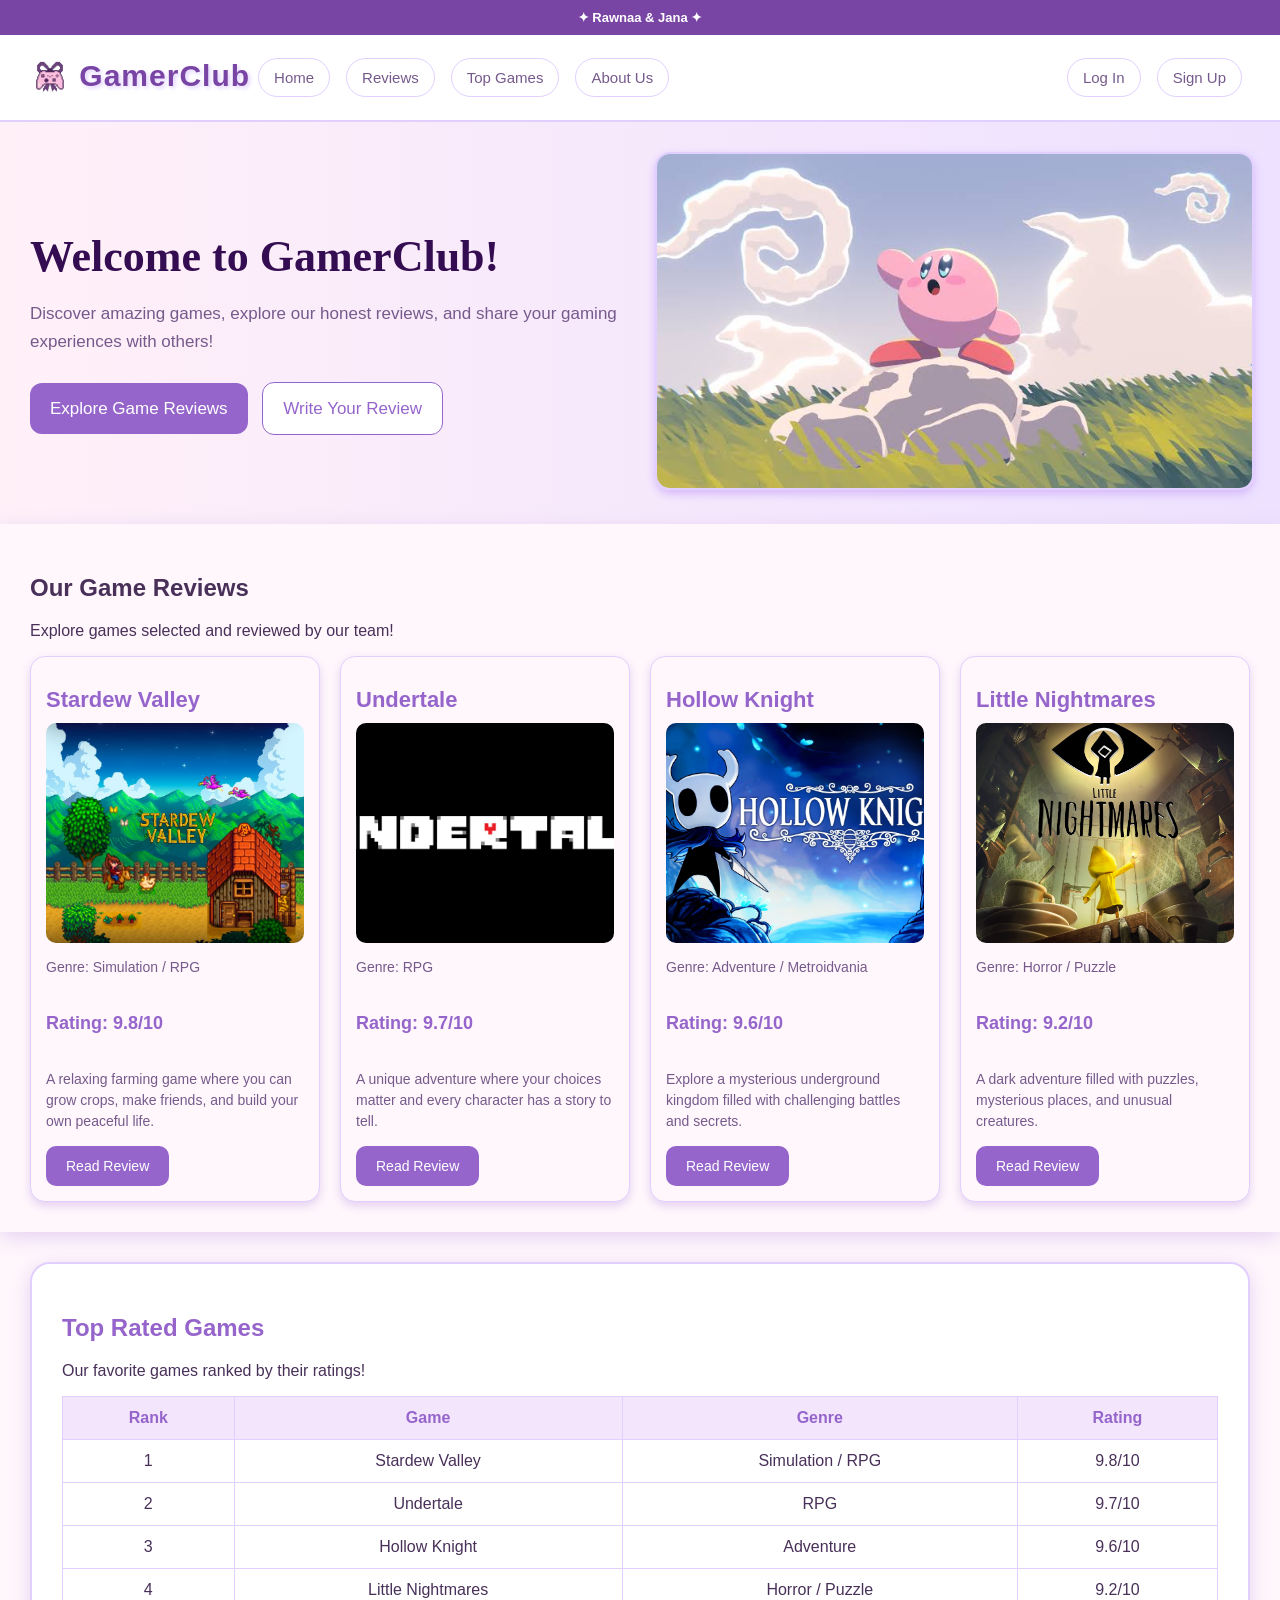
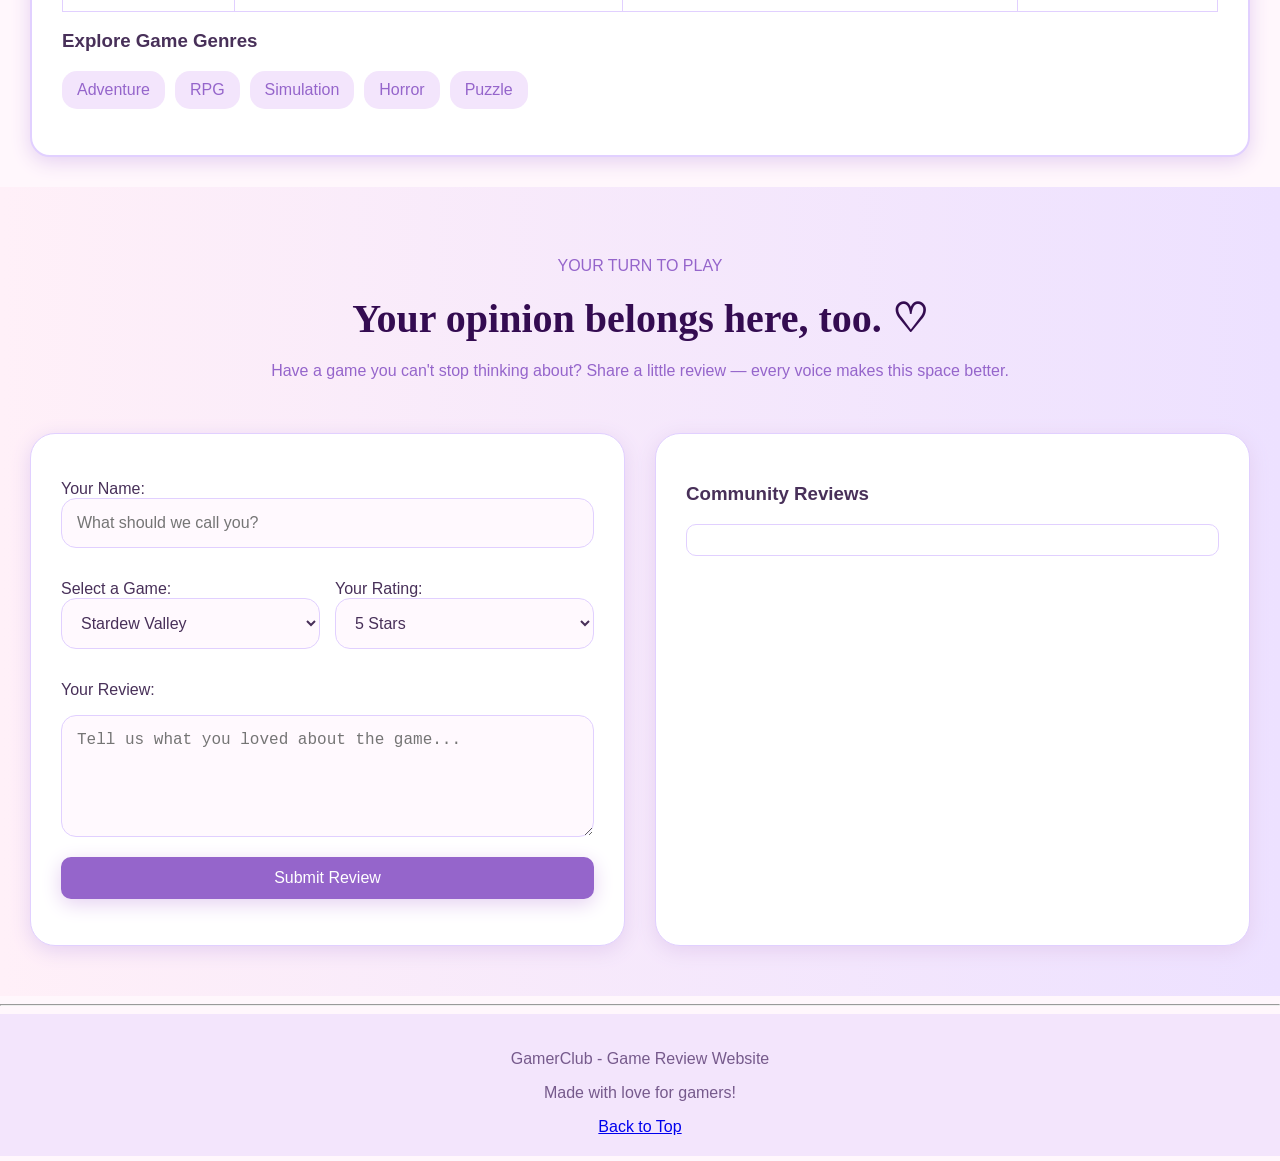
<file: index.html>
﻿
<!DOCTYPE html>
<html>
<head>
    <meta charset="utf-8">
    <title>GamerClub - Game Reviews</title>
    <link rel="stylesheet" href="style.css">

    <style>
        .welcome h2 {
            font-family: Georgia, serif;
            color: #340c51;
            font-size: 44px;
            line-height: 1.2;
            margin-bottom: 15px;
        }
    </style>
</head>

<body>

    <div class="topBar">
        ✦ Rawnaa & Jana ✦
    </div>


    <!-- Header -->
    <header id="top">

        <h1>
            <img src="images/logo.png"
                 alt="GamerClub Logo"
                 width="40"
                 height="40"
                 style="vertical-align: middle;">
            GamerClub
        </h1>

        <nav>
            <a href="index.html">Home</a>
            <a href="index.html#reviews">Reviews</a>
            <a href="index.html#topGames">Top Games</a>
            <a href="about.html">About Us</a>
            <a href="login.html" class="loginLink">Log In</a>
            <a href="signup.html">Sign Up</a>
        </nav>

    </header>


    <!-- Welcome Section -->
    <section class="welcome">

        <div class="welcomeText">

            <h2>Welcome to GamerClub!</h2>

            <p>
                Discover amazing games, explore our honest reviews,
                and share your gaming experiences with others!
            </p>

            <p>
                <a href="#reviews">Explore Game Reviews</a>
                <a href="#community" class="secondButton">Write Your Review</a>
            </p>

        </div>


        <div class="welcomeImage">

            <img src="images/banner.png"
                 alt="Kirby Game Banner"
                 width="600"
                 height="200"
                 usemap="#gameMap">

            <map name="gameMap">
                <area shape="default"
                      href="about.html"
                      alt="About Us">
            </map>

        </div>

    </section>


    <!-- Game Reviews -->
    <section id="reviews">

        <h2>Our Game Reviews</h2>

        <p>
            Explore games selected and reviewed by our team!
        </p>

        <div class="gameList">


            <!-- Stardew Valley -->
            <article class="gameCard"
                     onclick="openReview('Stardew Valley', 'Rating: 9.8/10', 'Stardew Valley is a relaxing farming game where you can grow crops, make friends, and build your own peaceful life.')">

                <h3>Stardew Valley</h3>

                <img src="images/stardew.jpg"
                     alt="Stardew Valley"
                     width="180">

                <p>Genre: Simulation / RPG</p>
                <p class="gameRating">Rating: 9.8/10</p>

                <p>
                    A relaxing farming game where you can grow crops,
                    make friends, and build your own peaceful life.
                </p>

                <button type="button" class="primaryButton">
                    Read Review
                </button>

            </article>


            <!-- Undertale -->
            <article class="gameCard"
                     onclick="openReview('Undertale', 'Rating: 9.7/10', 'Undertale is a unique RPG where your choices affect the story. You can fight monsters or show them mercy, and every character has something special to discover.')">

                <h3>Undertale</h3>

                <img src="images/undertale.jpg"
                     alt="Undertale"
                     width="180">

                <p>Genre: RPG</p>
                <p class="gameRating">Rating: 9.7/10</p>

                <p>
                    A unique adventure where your choices matter
                    and every character has a story to tell.
                </p>

                <button type="button" class="primaryButton">
                    Read Review
                </button>

            </article>


            <!-- Hollow Knight -->
            <article class="gameCard"
                     onclick="openReview('Hollow Knight', 'Rating: 9.6/10', 'Hollow Knight is a beautiful adventure game set in a mysterious underground kingdom. Explore hidden areas, fight challenging enemies, and uncover the secrets of Hallownest.')">

                <h3>Hollow Knight</h3>

                <img src="images/hollowknight.jpg"
                     alt="Hollow Knight"
                     width="180">

                <p>Genre: Adventure / Metroidvania</p>
                <p class="gameRating">Rating: 9.6/10</p>

                <p>
                    Explore a mysterious underground kingdom
                    filled with challenging battles and secrets.
                </p>

                <button type="button" class="primaryButton">
                    Read Review
                </button>

            </article>


            <!-- Little Nightmares -->
            <article class="gameCard"
                     onclick="openReview('Little Nightmares', 'Rating: 9.2/10', 'Little Nightmares is a dark puzzle adventure where you play as Six, a small girl trying to escape a mysterious place called The Maw. The game combines creepy environments, clever puzzles, and an unforgettable atmosphere.')">

                <h3>Little Nightmares</h3>

                <img src="images/littlenightmares.jpg"
                     alt="Little Nightmares"
                     width="180">

                <p>Genre: Horror / Puzzle</p>
                <p class="gameRating">Rating: 9.2/10</p>

                <p>
                    A dark adventure filled with puzzles,
                    mysterious places, and unusual creatures.
                </p>

                <button type="button" class="primaryButton">
                    Read Review
                </button>

            </article>

        </div>

    </section>


    <!-- Review Popup -->
    <div id="reviewPopup">

        <img id="popupImage"
             src="images/stardew.jpg"
             alt="Game Cover">

        <h2 id="popupTitle">Game Review</h2>

        <p id="popupRating"></p>

        <p id="popupText"></p>

        <button type="button"
                class="primaryButton"
                onclick="closeReview()">
            Close
        </button>

    </div>


    <!-- Top Rated Games -->
    <section id="topGames" class="contentBox">

        <h2 style="color: #9565CB;">Top Rated Games</h2>

        <p>Our favorite games ranked by their ratings!</p>

        <table border="1">

            <tr>
                <th>Rank</th>
                <th>Game</th>
                <th>Genre</th>
                <th>Rating</th>
            </tr>

            <tr>
                <td>1</td>
                <td>Stardew Valley</td>
                <td>Simulation / RPG</td>
                <td>9.8/10</td>
            </tr>

            <tr>
                <td>2</td>
                <td>Undertale</td>
                <td>RPG</td>
                <td>9.7/10</td>
            </tr>

            <tr>
                <td>3</td>
                <td>Hollow Knight</td>
                <td>Adventure</td>
                <td>9.6/10</td>
            </tr>

            <tr>
                <td>4</td>
                <td>Little Nightmares</td>
                <td>Horror / Puzzle</td>
                <td>9.2/10</td>
            </tr>

        </table>


        <h3>Explore Game Genres</h3>

        <ul>
            <li>Adventure</li>
            <li>RPG</li>
            <li>Simulation</li>
            <li>Horror</li>
            <li>Puzzle</li>
        </ul>

    </section>


    <!-- Community Reviews -->
    <section id="community">

        <div class="communityIntro">

            <p>YOUR TURN TO PLAY</p>

            <h2>Your opinion belongs here, too. ♡</h2>

            <p>
                Have a game you can't stop thinking about?
                Share a little review — every voice makes this space better.
            </p>

        </div>


        <div class="communityLayout">


            <!-- Review Form -->
            <form id="reviewForm"
                  class="reviewPanel"
                  onsubmit="return submitReview()">

                <p>
                    Your Name:
                    <input type="text"
                           name="reviewer"
                           id="reviewer"
                           placeholder="What should we call you?"
                           required>
                </p>


                <div class="reviewChoices">

                    <p>
                        Select a Game:

                        <select name="game" id="game">
                            <option value="Stardew Valley">Stardew Valley</option>
                            <option value="Undertale">Undertale</option>
                            <option value="Hollow Knight">Hollow Knight</option>
                            <option value="Little Nightmares">Little Nightmares</option>
                        </select>
                    </p>

                    <p>
                        Your Rating:

                        <select name="rating" id="rating">
                            <option value="5">5 Stars</option>
                            <option value="4">4 Stars</option>
                            <option value="3">3 Stars</option>
                            <option value="2">2 Stars</option>
                            <option value="1">1 Star</option>
                        </select>
                    </p>

                </div>


                <p>Your Review:</p>

                <textarea name="review"
                          id="review"
                          rows="5"
                          cols="45"
                          placeholder="Tell us what you loved about the game..."
                          required></textarea>

                <p>
                    <input type="submit"
                           class="primaryButton"
                           value="Submit Review">
                </p>

            </form>


            <!-- Community Review Results -->
            <div class="reviewWall reviewPanel">

                <h3>Community Reviews</h3>

                <div id="reviewResult"></div>

            </div>

        </div>

    </section>


    <hr>


    <!-- Footer -->
    <footer>

        <p>GamerClub - Game Review Website</p>

        <p id="footerMessage">Made with love for gamers!</p>

        <a href="#top">Back to Top</a>

    </footer>


    <!-- External JavaScript -->
    <script src="script.js"></script>


    <!-- Embedded JavaScript -->
    <script>

                function submitReview() {

                    var reviewer = document.getElementById("reviewer").value;
                    var game = document.getElementById("game").value;
                    var rating = document.getElementById("rating").value;
                    var review = document.getElementById("review").value;

                    if (review.length < 10) {
                        alert("Please write at least 10 characters in your review.");
                        return false;
                    }

                    var stars = "";

                    for (var i = 0; i < rating; i++) {
                        stars += "★";
                    }

                    document.getElementById("reviewResult").textContent +=
                        reviewer + " - " + game +
                        "\n" + stars +
                        "\n" + review + "\n\n";

                    return false;
                }

    </script>

</body>
</html>
</file>
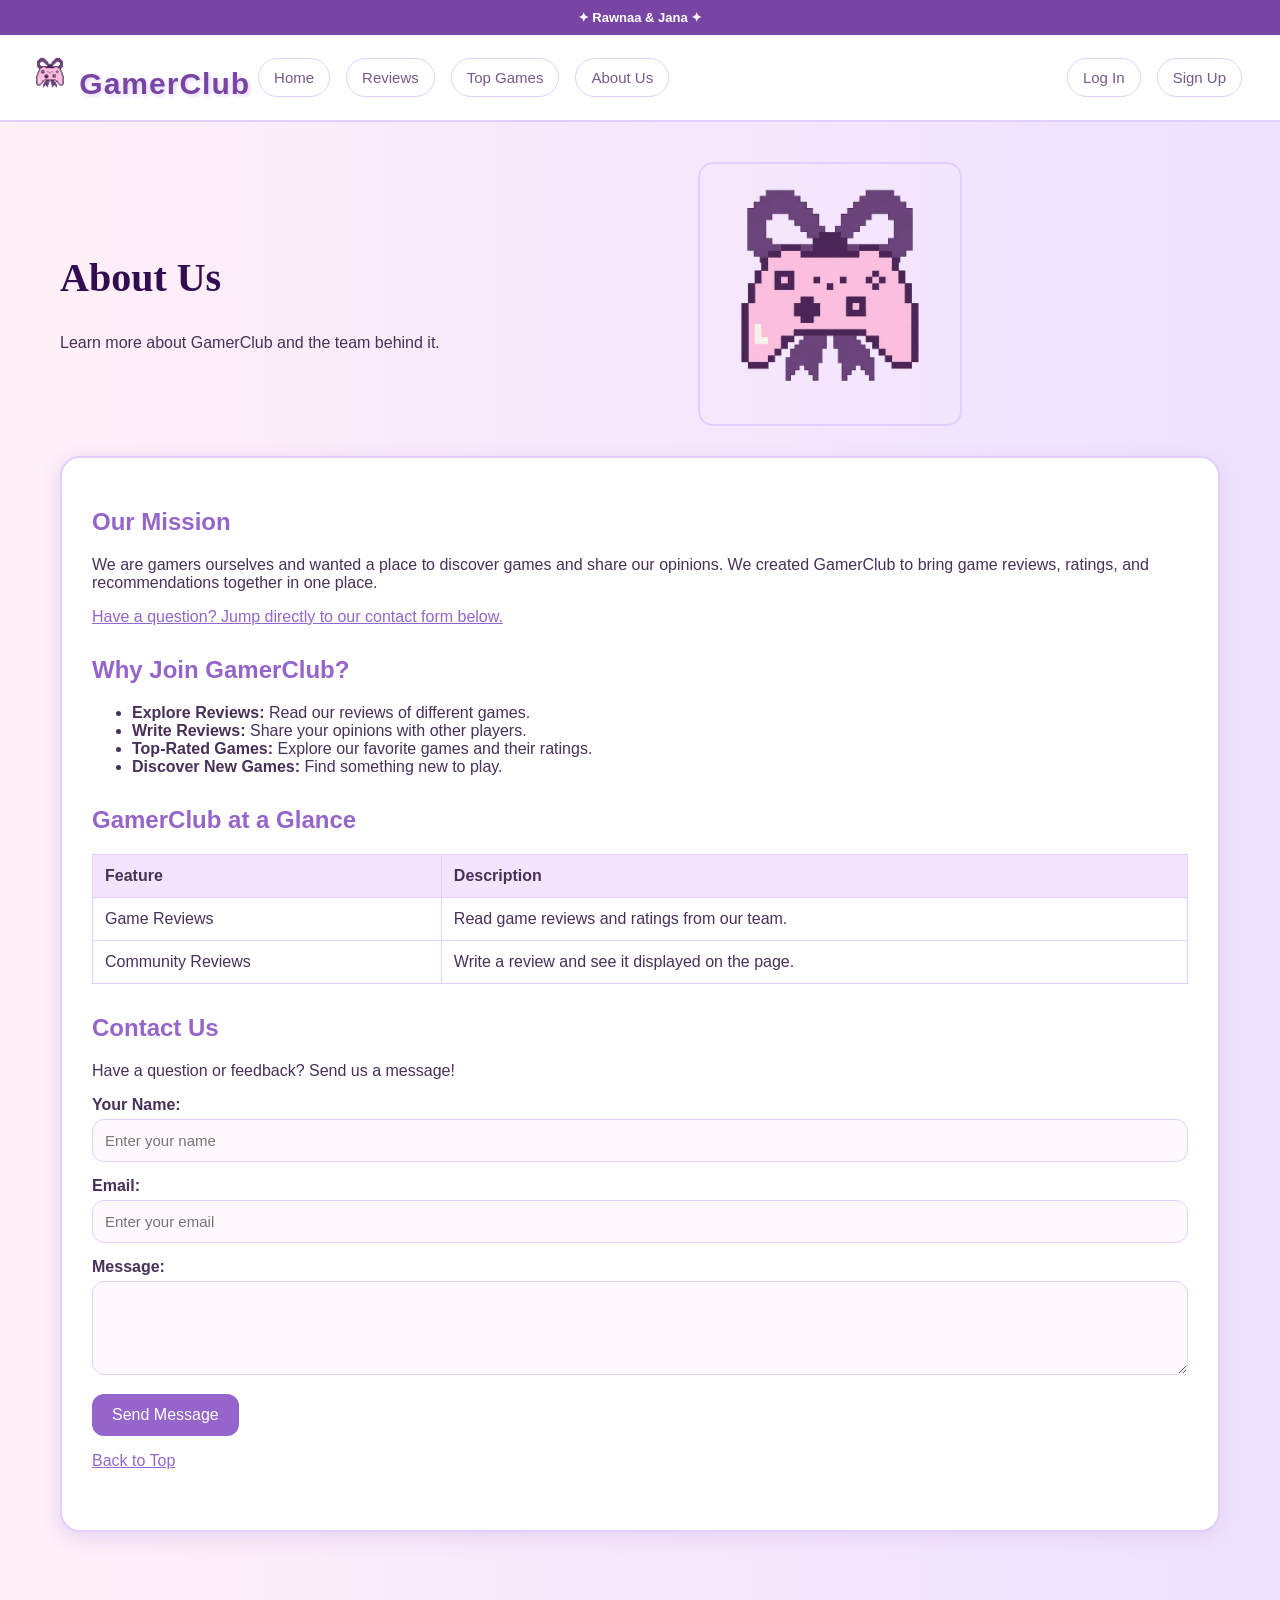
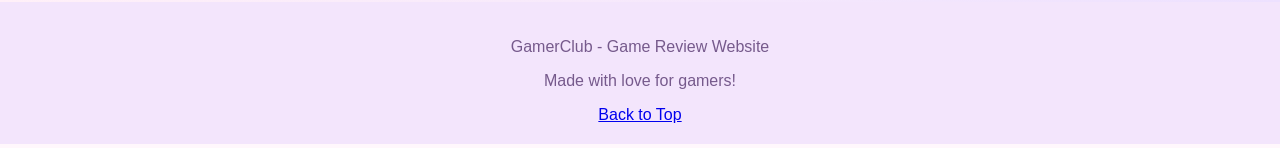
<file: about.html>
<!DOCTYPE html>
<html>
<head>
    <meta charset="utf-8">
    <title>GamerClub - About Us</title>
    <link rel="stylesheet" href="style.css">

    <style>
        .aboutPage {
            background: linear-gradient(to right, #FFF0F8, #EDE1FF);
            padding: 40px 30px;
        }

        .aboutIntro {
            display: flex;
            align-items: center;
            justify-content: space-between;
            gap: 30px;
            margin: 0 30px 30px;
        }

            .aboutIntro h2 {
                color: #340c51;
                font-family: Georgia, serif;
                font-size: 40px;
            }

            .aboutIntro img {
                width: 260px;
                max-width: 40%;
                height: auto;
                border-radius: 15px;
                border: 2px solid #E1D0FF;
            }

        .aboutCard h2 {
            color: #9565CB;
        }

        .aboutCard section {
            margin-bottom: 30px;
        }

        .aboutCard a {
            color: #9565CB;
        }

        .aboutCard table {
            width: 100%;
            border-collapse: collapse;
            text-align: left;
        }

        .aboutCard th,
        .aboutCard td {
            border: 1px solid #E1D0FF;
            padding: 12px;
        }

        .aboutCard th {
            background-color: #F3E5FC;
        }

        .contactField {
            margin-bottom: 15px;
        }

            .contactField label {
                display: block;
                margin-bottom: 5px;
                font-weight: bold;
            }

            .contactField input,
            .contactField textarea {
                width: 100%;
                box-sizing: border-box;
                background-color: #FFF9FE;
                border: 1px solid #E1D0FF;
                border-radius: 12px;
                padding: 12px;
                font-size: 15px;
            }

        #contactBtn {
            border-radius: 12px;
            padding: 12px 20px;
            font-size: 16px;
        }
    </style>
</head>

<body>

    <div class="topBar">
        ✦ Rawnaa & Jana ✦
    </div>

    <header id="top">

        <h1>
            <img src="images/logo.png"
                 alt="GamerClub Logo"
                 width="40"
                 height="40">
            GamerClub
        </h1>

        <nav>
            <a href="index.html">Home</a>
            <a href="index.html#reviews">Reviews</a>
            <a href="index.html#topGames">Top Games</a>
            <a href="about.html">About Us</a>
            <a href="login.html" class="loginLink">Log In</a>
            <a href="signup.html">Sign Up</a>
        </nav>
    </header>


    <!-- About Us Introduction -->
    <main class="aboutPage">
        <section class="aboutIntro">
            <div>
                <h2>About Us</h2>
                <p>Learn more about GamerClub and the team behind it.</p>
            </div>


            <img src="images/logo.png"
                 alt="GamerClub Logo"
                 usemap="#aboutMap">


            <map name="aboutMap">
                <area shape="default" href="about.html" alt="About Us">
            </map>
        </section>


        <article class="contentBox aboutCard">

            <!-- Our Mission -->
            <section>
                <h2>Our Mission</h2>
                <p>
                    We are gamers ourselves and wanted a place to discover games
                    and share our opinions. We created GamerClub to bring game
                    reviews, ratings, and recommendations together in one place.
                </p>
                <p>
                    <a href="#contact-section">Have a question? Jump directly to our contact form below.</a>
                </p>
            </section>


            <!-- Why Join GamerClub -->
            <section>
                <h2>Why Join GamerClub?</h2>
                <ul>
                    <li><strong>Explore Reviews:</strong> Read our reviews of different games.</li>
                    <li><strong>Write Reviews:</strong> Share your opinions with other players.</li>
                    <li><strong>Top-Rated Games:</strong> Explore our favorite games and their ratings.</li>
                    <li><strong>Discover New Games:</strong> Find something new to play.</li>
                </ul>
            </section>


            <!-- Features Table -->
            <section>
                <h2>GamerClub at a Glance</h2>
                <table border="1">
                    <tr>
                        <th>Feature</th>
                        <th>Description</th>
                    </tr>
                    <tr>
                        <td>Game Reviews</td>
                        <td>Read game reviews and ratings from our team.</td>
                    </tr>
                    <tr>
                        <td>Community Reviews</td>
                        <td>Write a review and see it displayed on the page.</td>
                    </tr>
                </table>
            </section>


            <!-- Contact Us -->
            <section id="contact-section">
                <h2>Contact Us</h2>
                <p>Have a question or feedback? Send us a message!</p>

                <form name="contactForm" onsubmit="return validateContactForm()">
                    <div class="contactField">
                        <label for="contactName">Your Name:</label>
                        <input type="text" id="contactName" name="contactName" placeholder="Enter your name">
                    </div>

                    <div class="contactField">
                        <label for="contactEmail">Email:</label>
                        <input type="text" id="contactEmail" name="contactEmail" placeholder="Enter your email">
                    </div>

                    <div class="contactField">
                        <label for="contactMessage">Message:</label>
                        <textarea id="contactMessage" name="contactMessage" rows="4"></textarea>
                    </div>

                    <button type="submit" id="contactBtn" class="primaryButton">Send Message</button>
                </form>

                <p><a href="#top">Back to Top</a></p>
            </section>

        </article>
    </main>


    <!-- Footer -->
    <footer>

        <p>GamerClub - Game Review Website</p>
        <p>Made with love for gamers!</p>
        <a href="#top">Back to Top</a>
    </footer>

    <script src="script.js"></script>
</body>
</html>
</file>
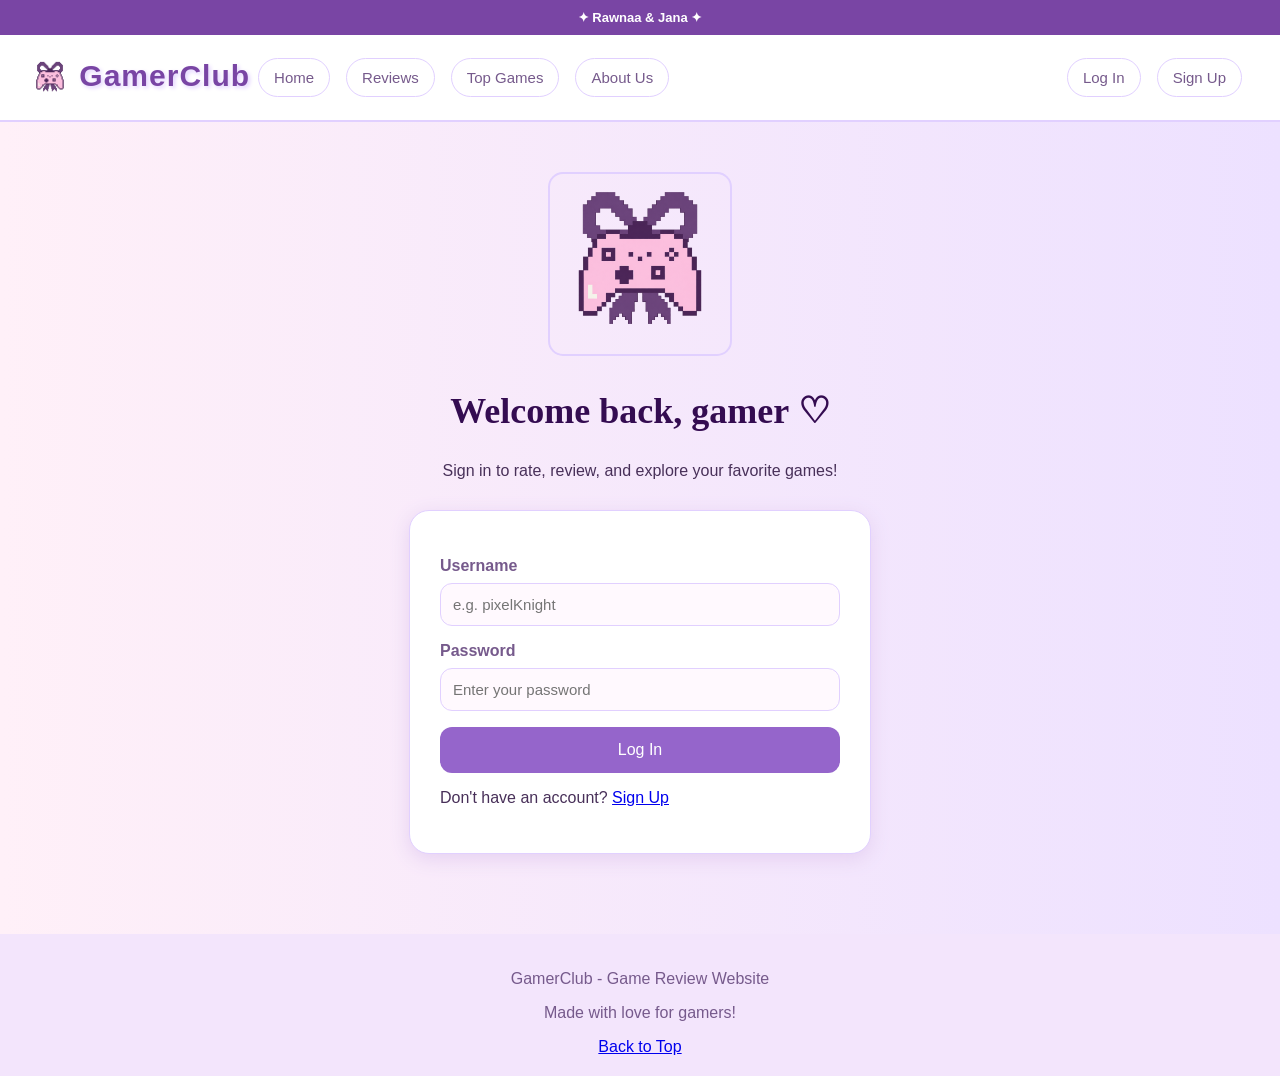
<file: login.html>
<!DOCTYPE html>
<html>
<head>
    <meta charset="utf-8">
    <title>GamerClub - Log In</title>
    <link rel="stylesheet" href="style.css">

    <style>
        .loginSection {
            background: linear-gradient(to right, #FFF0F8, #EDE1FF);
            padding: 50px 20px;
            text-align: center;
            min-height: 500px;
        }

            .loginSection h2 {
                color: #340c51;
                font-family: Georgia, serif;
                font-size: 36px;
            }

        .loginCard {
            background-color: white;
            border: 1px solid #E1D0FF;
            border-radius: 20px;
            padding: 30px;
            width: 400px;
            max-width: 80%;
            margin: 30px auto;
            box-shadow: 0 5px 20px #E5D0F1;
            text-align: left;
        }

            .loginCard label {
                display: block;
                margin-bottom: 8px;
                font-weight: bold;
                color: #765A8C;
            }

            .loginCard input {
                width: 100%;
                box-sizing: border-box;
                background-color: #FFF9FE;
                border: 1px solid #E1D0FF;
                border-radius: 12px;
                padding: 12px;
                font-size: 15px;
            }

            .loginCard #loginBtn {
                width: 100%;
                border-radius: 12px;
                padding: 14px;
                font-size: 16px;
            }

        .loginImage {
            width: 180px;
            height: auto;
            border-radius: 15px;
            border: 2px solid #E1D0FF;
        }
    </style>
</head>

<body>

    <div class="topBar">
        ✦ Rawnaa & Jana ✦
    </div>

    <header id="top">
        <h1>
            <img src="images/logo.png"
                 alt="GamerClub Logo"
                 width="40"
                 height="40"
                 style="vertical-align: middle;">
            GamerClub
        </h1>

        <nav>
            <a href="index.html">Home</a>
            <a href="index.html#reviews">Reviews</a>
            <a href="index.html#topGames">Top Games</a>
            <a href="about.html">About Us</a>
            <a href="login.html" class="loginLink">Log In</a>
            <a href="signup.html">Sign Up</a>
        </nav>
    </header>


    <!-- Log In Section -->
    <section class="loginSection">

        <img src="images/logo.png"
             alt="GamerClub Logo"
             class="loginImage"
             usemap="#loginMap">

        <map name="loginMap">
            <area shape="default" href="about.html" alt="About Us">
        </map>

        <h2>Welcome back, gamer ♡</h2>

        <p>
            Sign in to rate, review, and explore your favorite games!
        </p>


        <!-- Login Form -->
        <div class="loginCard">

            <form id="login-form"
                  name="loginForm"
                  onsubmit="return validateForm()">

                <p>
                    <label for="username">Username</label>

                    <input type="text"
                           id="username"
                           name="username"
                           placeholder="e.g. pixelKnight"
                           required>
                </p>

                <p>
                    <label for="password">Password</label>

                    <input type="password"
                           id="password"
                           name="password"
                           placeholder="Enter your password"
                           required>
                </p>

                <p>
                    <button type="submit"
                            id="loginBtn"
                            class="primaryButton">
                        Log In
                    </button>
                </p>

                <p>
                    Don't have an account?
                    <a href="signup.html">Sign Up</a>
                </p>

            </form>

        </div>

    </section>


    <!-- Footer -->
    <footer>
        <p>GamerClub - Game Review Website</p>
        <p>Made with love for gamers!</p>
        <a href="#top">Back to Top</a>
    </footer>

    <script src="script.js"></script>

</body>
</html>
</file>
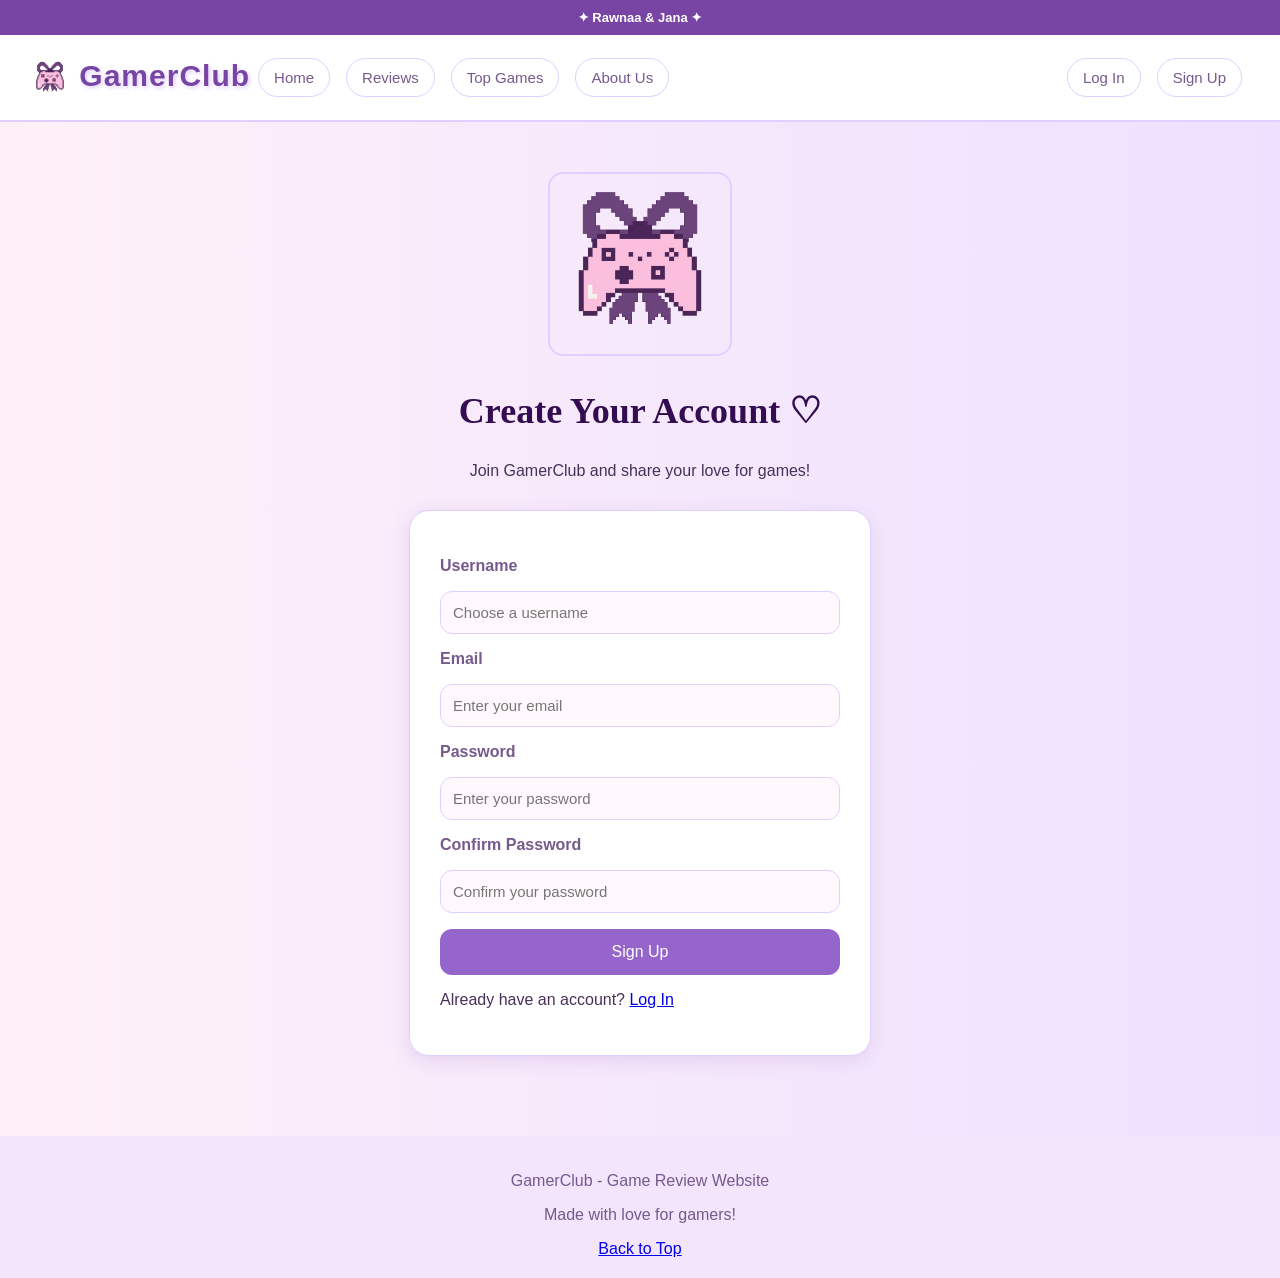
<file: signup.html>
﻿
<!DOCTYPE html>
<html>
<head>
    <meta charset="utf-8">
    <title>GamerClub - Sign Up</title>
    <link rel="stylesheet" href="style.css">

    <style>
        #signupForm label {
            display: block;
            margin-bottom: 8px;
            font-weight: bold;
            color: #765A8C;
        }
    </style>
</head>

<body>

    <div class="topBar">
        ✦ Rawnaa & Jana ✦
    </div>

    <header id="top">
        <h1>
            <img src="images/logo.png"
                 alt="GamerClub Logo"
                 width="40"
                 height="40"
                 style="vertical-align: middle;">
            GamerClub
        </h1>

        <nav>
            <a href="index.html">Home</a>
            <a href="index.html#reviews">Reviews</a>
            <a href="index.html#topGames">Top Games</a>
            <a href="about.html">About Us</a>
            <a href="login.html" class="loginLink">Log In</a>
            <a href="signup.html">Sign Up</a>
        </nav>
    </header>


    <!-- Sign Up Section -->
    <section class="signupSection">

        <img src="images/logo.png"
             alt="GamerClub Logo"
             class="loginImage"
             usemap="#signupMap">

        <map name="signupMap">
            <area shape="default" href="about.html" alt="About Us">
        </map>

        <h2>Create Your Account ♡</h2>

        <p>Join GamerClub and share your love for games!</p>


        <!-- Sign Up Form -->
        <form id="signupForm" onsubmit="return validateSignup()">

            <p>
                <label for="username">Username</label>

                <input type="text"
                       id="username"
                       placeholder="Choose a username"
                       required>
            </p>

            <p>
                <label for="email">Email</label>

                <input type="email"
                       id="email"
                       placeholder="Enter your email"
                       required>
            </p>

            <p>
                <label for="password">Password</label>

                <input type="password"
                       id="password"
                       placeholder="Enter your password"
                       required>
            </p>

            <p>
                <label for="confirmPassword">Confirm Password</label>

                <input type="password"
                       id="confirmPassword"
                       placeholder="Confirm your password"
                       required>
            </p>

            <p>
                <input type="submit"
                       class="primaryButton"
                       value="Sign Up">
            </p>

            <p>
                Already have an account?
                <a href="login.html">Log In</a>
            </p>

        </form>

    </section>


    <!-- Footer -->
    <footer>
        <p>GamerClub - Game Review Website</p>
        <p>Made with love for gamers!</p>
        <a href="#top">Back to Top</a>
    </footer>


    <!-- Sign Up Validation -->
    <script>
                function validateSignup() {
                    var password = document.getElementById("password").value;
                    var confirmPassword = document.getElementById("confirmPassword").value;

                    if (password != confirmPassword) {
                        alert("Passwords do not match!");
                        return false;
                    }

                    alert("Sign Up information is valid!");
                    window.location.href = "index.html";
                    return false;
                }
    </script>

</body>
</html>
</file>
<file: style.css>
﻿
/* General Style */

body {
    background-color: #FFF7FC;
    color: #483059;
    font-family: Arial, sans-serif;
    margin: 0;
}


/* Top Bar and Footer */

.topBar {
    background-color: #7945A4;
    color: white;
    text-align: center;
    padding: 10px;
    font-size: 13px;
    font-weight: bold;
}

footer {
    background-color: #F3E5FC;
    color: #765A8C;
    text-align: center;
    padding: 20px;
}


/* Header and Navigation */

header {
    background-color: #FFFFFF;
    text-align: center;
    padding: 15px 30px;
    border-bottom: 2px solid #E1D0FF;
    display: flex;
    align-items: center;
    justify-content: space-between;
}

header h1 {
    color: #7945A4;
    font-size: 30px;
    margin: 0;
    letter-spacing: 1px;
    text-shadow: 2px 2px 4px #E1D0FF;
}

nav {
    display: flex;
    align-items: center;
    flex: 1;
}

nav a {
    color: #765A8C;
    text-decoration: none;
    font-size: 15px;
    margin: 8px;
    background-color: #FFFFFF;
    padding: 10px 15px;
    border: 1px solid #E1D0FF;
    border-radius: 20px;
    display: inline-block;
}

nav a:hover {
    color: #B35FA9;
    text-decoration: underline;
}

nav .loginLink {
    margin-left: auto;
}


/* Shared Background */

.welcome,
.signupSection,
#community {
    background: linear-gradient(to right, #FFF0F8, #EDE1FF);
}


/* Shared Content Box */

.contentBox {
    box-shadow: 0 5px 20px #E5D0F1;
    background-color: white;
    margin: 30px;
    padding: 30px;
    border: 2px solid #E1D0FF;
    border-radius: 20px;
}


/* Shared Buttons */

.primaryButton {
    background-color: #9565CB;
    color: white;
    border: none;
    cursor: pointer;
}

.primaryButton:hover {
    background-color: #B35FA9;
}

.gameCard button,
#reviewPopup button {
    border-radius: 10px;
    padding: 12px 20px;
    font-size: 14px;
}


/* Welcome Section */

.welcome {
    text-align: left;
    padding: 30px;
    display: flex;
    align-items: center;
    gap: 30px;
}

.welcomeText,
.welcomeImage {
    flex: 1;
}

.welcome p {
    color: #765A8C;
    font-size: 17px;
    line-height: 1.6;
}

.welcome img {
    width: 100%;
    max-width: 600px;
    height: auto;
    border-radius: 15px;
    border: 2px solid #E1D0FF;
    box-shadow: 0 4px 10px #D5B8FA;
}

.welcomeText a {
    display: inline-block;
    background-color: #9565CB;
    color: white;
    text-decoration: none;
    padding: 12px 20px;
    border-radius: 12px;
    margin-top: 10px;
}

.welcomeText a:hover {
    background-color: #B35FA9;
}

.welcomeText .secondButton {
    background-color: white;
    color: #9565CB;
    border: 1px solid #9565CB;
    margin-left: 10px;
}

.welcomeText .secondButton:hover {
    background-color: #F3E5FC;
}


/* Game Reviews Section */

#reviews {
    padding: 30px;
    box-shadow: 0 5px 20px #E5D0F1;
}

.gameList {
    display: flex;
    gap: 20px;
    flex-wrap: wrap;
}

.gameCard {
    display: flex;
    flex-direction: column;
    flex: 1;
    min-width: 200px;
    background-color: #FFF7FC;
    border: 1px solid #E1D0FF;
    border-radius: 15px;
    padding: 15px;
    box-shadow: 0 4px 10px #E5D0F1;
}

.gameCard img {
    transition: transform 0.3s;
    width: 100%;
    height: 220px;
    object-fit: cover;
    border-radius: 10px;
}

.gameCard img:hover {
    transform: scale(1.05) rotate(2deg);
}

.gameCard h3 {
    color: #9565CB;
    font-size: 22px;
    margin-top: 15px;
    margin-bottom: 10px;
}

.gameCard p {
    color: #765A8C;
    font-size: 14px;
    line-height: 1.5;
}

.gameCard .gameRating {
    color: #9565CB;
    font-size: 18px;
    font-weight: bold;
}

.gameCard button {
    margin-top: auto;
    align-self: flex-start;
}


/* Review Popup */

#reviewPopup {
    display: none;
    position: fixed;
    top: 50%;
    left: 50%;
    transform: translate(-50%, -50%);
    background-color: #FFF7FC;
    border: 2px solid #E1D0FF;
    border-radius: 20px;
    padding: 30px;
    width: 400px;
    max-width: 80%;
    box-shadow: 0 5px 20px #D5B8FA;
    z-index: 100;
}

#popupImage {
    width: 100%;
    height: 180px;
    object-fit: cover;
    border-radius: 12px;
}

#popupTitle {
    color: #9565CB;
    font-size: 28px;
    margin-top: 0;
}

#popupRating {
    color: #B35FA9;
    font-size: 20px;
    font-weight: bold;
}

#popupText {
    color: #765A8C;
    font-size: 16px;
    line-height: 1.6;
}


/* Top Rated Games */

#topGames table {
    width: 100%;
    border-collapse: collapse;
    text-align: center;
}

#topGames th,
#topGames td {
    border: 1px solid #E1D0FF;
    padding: 12px;
}

#topGames th {
    background-color: #F3E5FC;
    color: #9565CB;
}

#topGames ul {
    display: flex;
    gap: 10px;
    flex-wrap: wrap;
    list-style-type: none;
    padding: 0;
}

#topGames li {
    background-color: #F3E5FC;
    color: #9565CB;
    padding: 10px 15px;
    border-radius: 15px;
}


/* Community Reviews Section */

#community {
    padding: 50px 30px;
}

.communityIntro {
    text-align: center;
    margin-bottom: 50px;
}

.communityIntro h2 {
    color: #340c51;
    font-family: Georgia, serif;
    font-size: 40px;
    margin: 15px;
}

.communityIntro p {
    color: #9565CB;
    font-size: 16px;
    line-height: 1.6;
}


/* Community Layout */

.communityLayout {
    display: flex;
    gap: 30px;
    flex-wrap: wrap;
}

.reviewPanel {
    flex: 1;
    min-width: 260px;
    box-shadow: 0 5px 20px #E5D0F1;
    background-color: white;
    border: 1px solid #E1D0FF;
    border-radius: 25px;
    padding: 30px;
}


/* Community Form Fields */

#community input[type="text"],
#community select,
#community textarea {
    background-color: #FFF9FE;
    color: #483059;
    border: 1px solid #E1D0FF;
    border-radius: 15px;
    padding: 15px;
    font-size: 16px;
}

#reviewForm input[type="text"],
#reviewForm select,
#reviewForm textarea {
    width: 100%;
    box-sizing: border-box;
}


/* Game and Rating Choices */

.reviewChoices {
    display: flex;
    gap: 15px;
}

.reviewChoices p {
    flex: 1;
    min-width: 0;
}


/* Community Submit Button */

#community input[type="submit"] {
    border-radius: 10px;
    padding: 12px 20px;
    font-size: 16px;
}

#reviewForm input[type="submit"] {
    box-shadow: 0 5px 20px #E5D0F1;
    width: 100%;
}


/* Community Review Results */

#reviewResult {
    background-color: white;
    color: #765A8C;
    border: 1px solid #E1D0FF;
    border-radius: 10px;
    padding: 15px;
    line-height: 1.6;
    white-space: pre-line;
}


/* Sign Up Section */

.signupSection {
    padding: 50px 20px;
    text-align: center;
    min-height: 500px;
}

#signupForm {
    text-align: left;
    background-color: white;
    border: 1px solid #E1D0FF;
    border-radius: 20px;
    padding: 30px;
    width: 400px;
    max-width: 80%;
    margin: 30px auto;
    box-shadow: 0 5px 20px #E5D0F1;
}

#signupForm input[type="text"],
#signupForm input[type="email"],
#signupForm input[type="password"] {
    width: 100%;
    box-sizing: border-box;
    background-color: #FFF9FE;
    border: 1px solid #E1D0FF;
    border-radius: 12px;
    padding: 12px;
    font-size: 15px;
    margin-top: 8px;
}

#signupForm input[type="submit"] {
    width: 100%;
    border-radius: 12px;
    padding: 14px;
    font-size: 16px;
}

/* Shared Login and Sign Up Design */

.loginImage,
.signupSection > img {
    width: 180px;
    height: auto;
    border-radius: 15px;
    border: 2px solid #E1D0FF;
}

.loginSection h2,
.signupSection h2 {
    color: #340c51;
    font-family: Georgia, serif;
    font-size: 36px;
}
</file>
